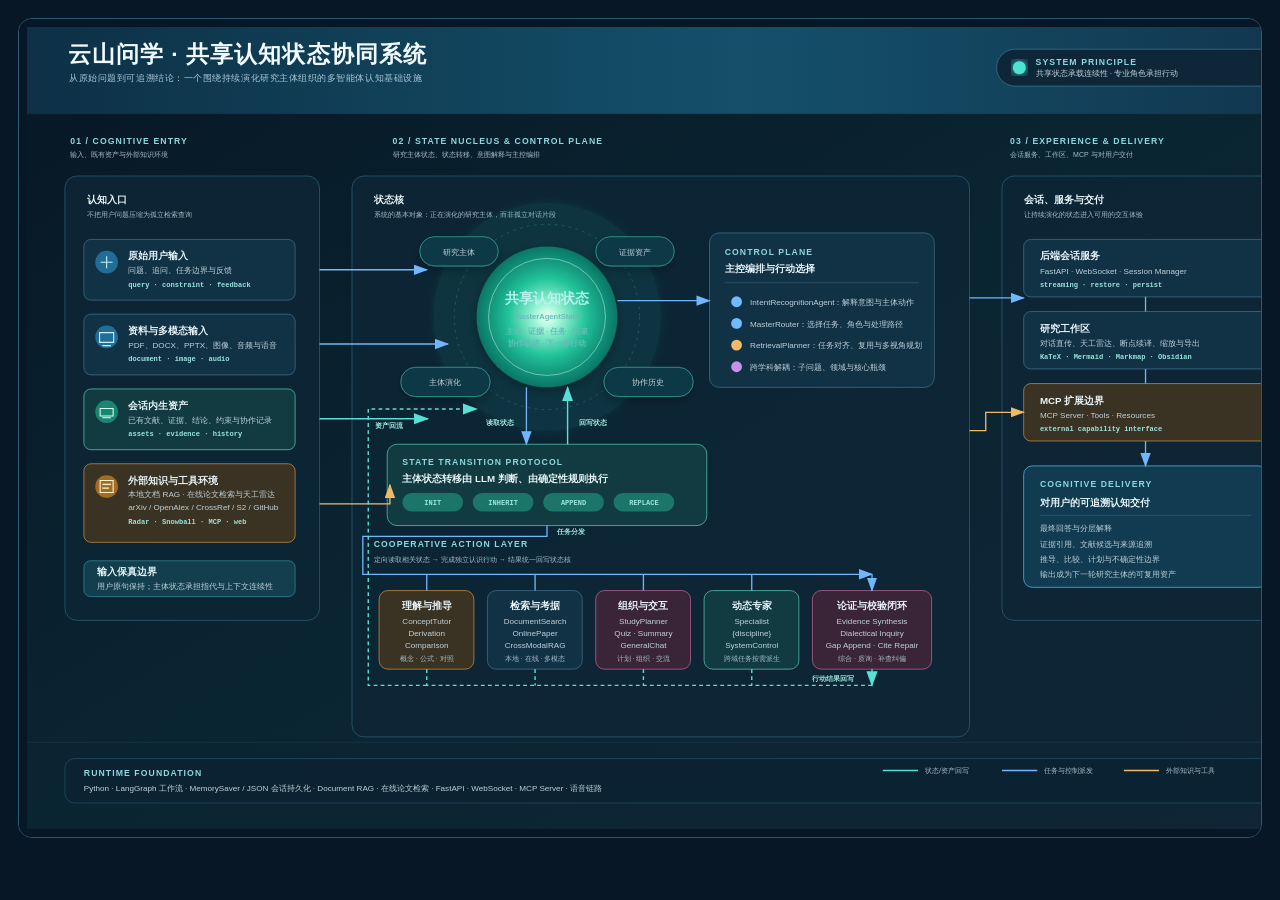
<file: docs/architecture/0815_真实系统架构总览.html>
<!doctype html><html lang="zh-CN"><head><meta charset="utf-8"><meta name="viewport" content="width=device-width,initial-scale=1"><title>云山问学系统总览</title><style>body{margin:0;background:#071725;font-family:Arial,"Noto Sans SC",sans-serif}.wrap{max-width:2400px;margin:auto;padding:18px}.diagram{background:#071725;border:1px solid #2b5970;border-radius:14px;padding:8px;overflow:auto}img{display:block;width:100%;min-width:1300px;height:auto}</style></head><body><div class="wrap"><div class="diagram"><img src="0815_真实系统架构总览.svg" alt="云山问学共享认知状态协同系统总体架构"></div></div></body></html>
</file>
